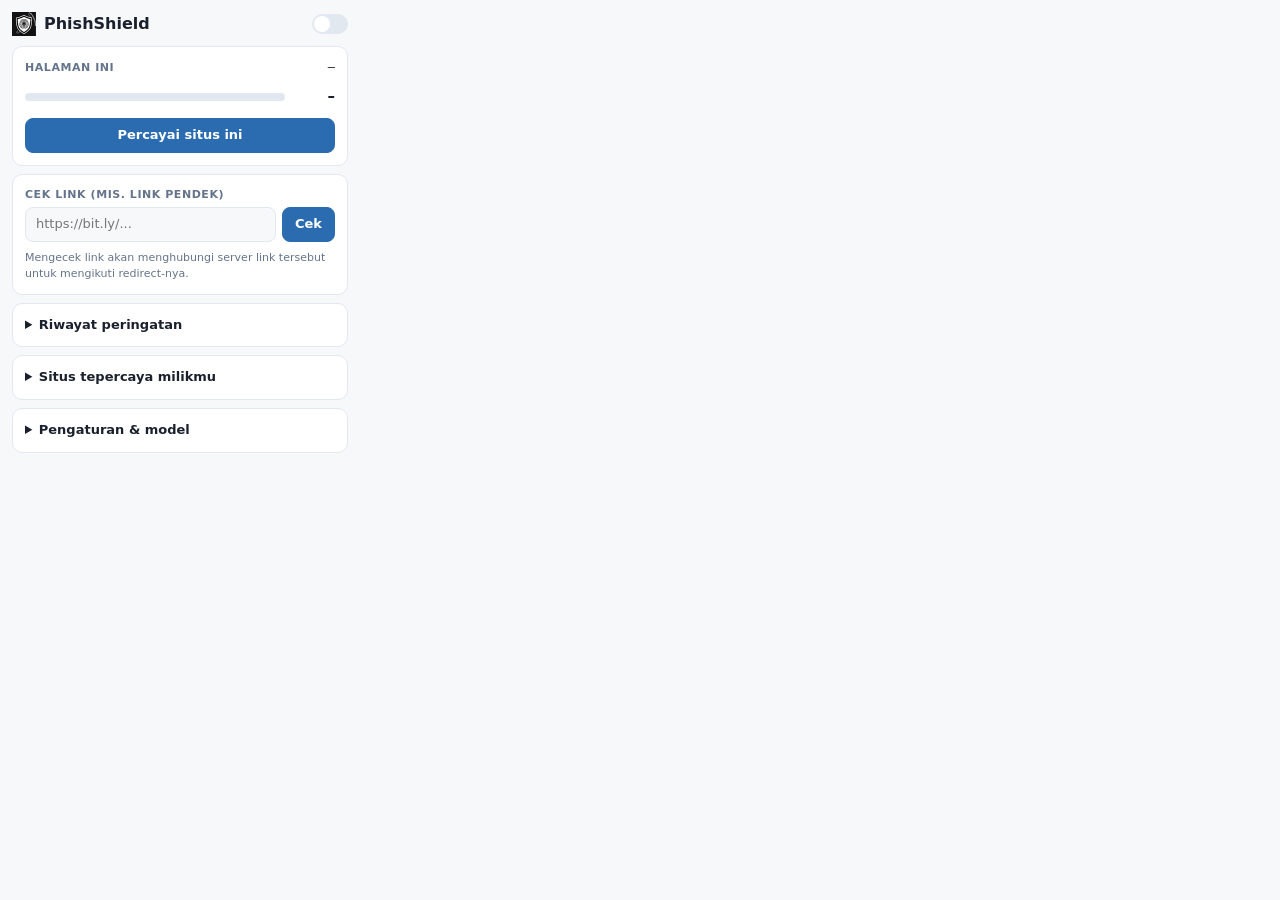
<file: extension/ui/popup.html>
<!doctype html>
<html lang="id">
<head>
  <meta charset="utf-8">
  <title>PhishShield</title>
  <link rel="stylesheet" href="popup.css">
</head>
<body>
  <header class="top">
    <img src="../icons/icon-48.png" alt="" width="24" height="24">
    <h1>PhishShield</h1>
    <label class="switch" title="Aktifkan / matikan perlindungan">
      <input type="checkbox" id="toggle-enabled" aria-label="Perlindungan aktif">
      <span class="slider"></span>
    </label>
  </header>

  <section class="card warn-card" id="perm-card" hidden>
    <strong>PhishShield belum punya izin membaca situs.</strong>
    <p class="hint">Tanpa izin ini, halaman web tidak bisa dipantau. Biasanya terjadi di Firefox kalau akses situs dimatikan di pengaturan add-on.</p>
    <button id="btn-grant" class="btn btn-block" type="button">Beri izin akses situs</button>
  </section>

  <section class="card" id="current">
    <div class="row-between">
      <span class="label">Halaman ini</span>
      <code id="current-host">–</code>
    </div>
    <div class="score-row">
      <div class="meter"><div class="meter-fill" id="score-fill"></div></div>
      <span id="score-text" class="score-text">–</span>
    </div>
    <p id="level-text" class="level"></p>
    <ul id="reason-list" class="reasons"></ul>
    <button id="btn-trust" class="btn btn-block" type="button" hidden>Percayai situs ini</button>
  </section>

  <section class="card">
    <span class="label">Cek link (mis. link pendek)</span>
    <form id="check-form" class="check-form">
      <input id="check-input" type="url" placeholder="https://bit.ly/..." required>
      <button class="btn" type="submit">Cek</button>
    </form>
    <div id="check-result" class="check-result" hidden></div>
    <p class="hint">Mengecek link akan menghubungi server link tersebut untuk mengikuti redirect-nya.</p>
  </section>

  <details class="card">
    <summary>Riwayat peringatan <span id="log-count" class="pill"></span></summary>
    <ul id="log-list" class="log"></ul>
    <button id="btn-clear-log" class="btn btn-ghost btn-block" type="button">Hapus riwayat</button>
  </details>

  <details class="card">
    <summary>Situs tepercaya milikmu</summary>
    <ul id="trusted-list" class="trusted"></ul>
  </details>

  <details class="card">
    <summary>Pengaturan &amp; model</summary>
    <label class="check">
      <input type="checkbox" id="toggle-strict">
      <span>Mode ketat: pantau form di semua situs yang belum tepercaya, apa pun skornya</span>
    </label>
    <label class="check">
      <input type="checkbox" id="toggle-log-visits">
      <span>Mode uji: catat setiap situs yang dibuka beserta skor &amp; banner (disimpan lokal di browser)</span>
    </label>
    <div class="row-buttons">
      <button id="btn-export-visits" class="btn btn-ghost" type="button">Unduh CSV (<span id="visit-count">0</span>)</button>
      <button id="btn-clear-visits" class="btn btn-ghost" type="button">Hapus catatan</button>
    </div>
    <p id="model-info" class="hint"></p>
    <button id="btn-selftest" class="btn btn-ghost btn-block" type="button">Uji kecocokan model (Python vs ekstensi)</button>
  </details>

  <script src="../lib/compat.js"></script>
  <script src="../config.js"></script>
  <script src="../lib/suffix-list.js"></script>
  <script src="../lib/domain.js"></script>
  <script src="../lib/storage.js"></script>
  <script src="popup.js"></script>
</body>
</html>
</file>
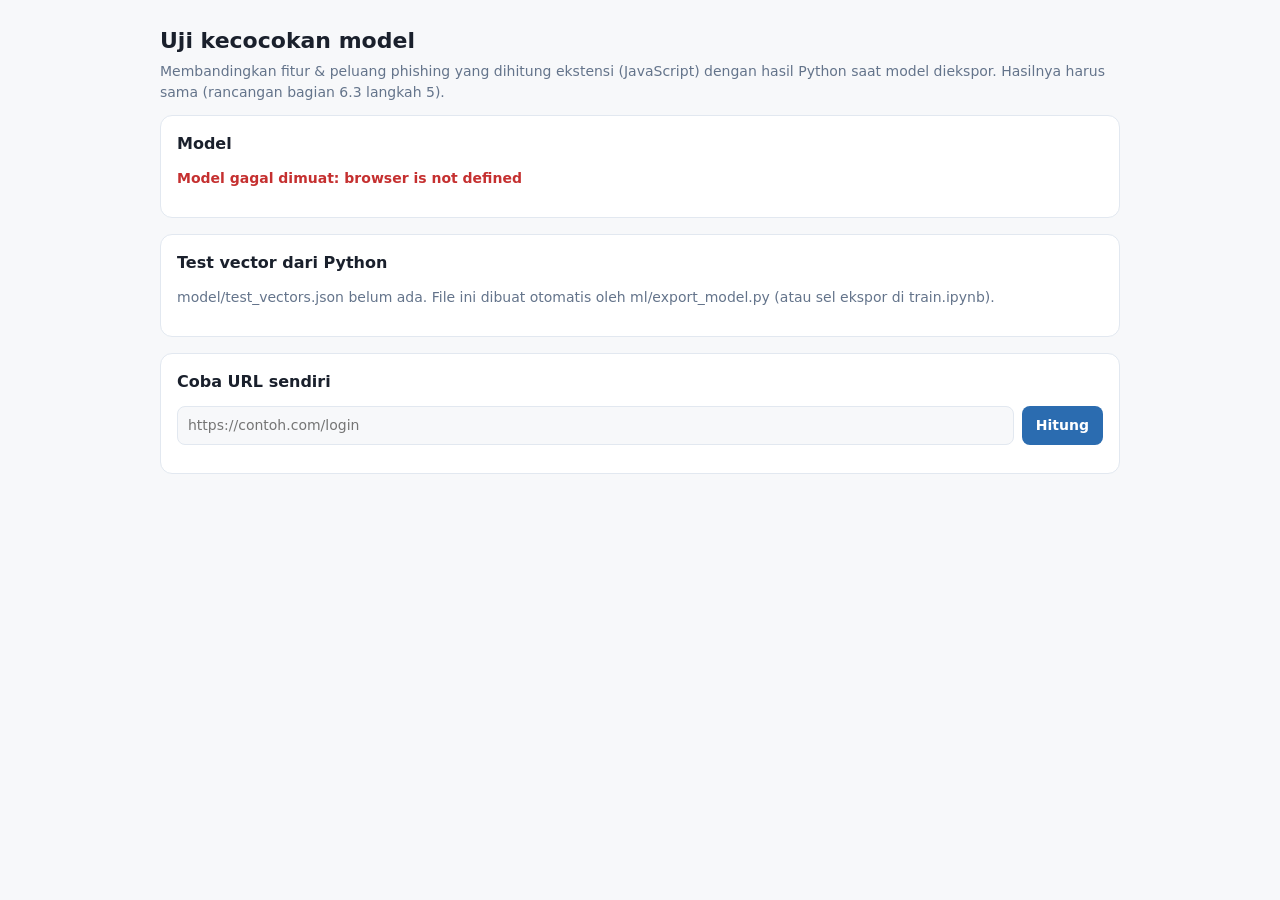
<file: extension/ui/selftest.html>
<!doctype html>
<html lang="id">
<head>
  <meta charset="utf-8">
  <meta name="viewport" content="width=device-width, initial-scale=1">
  <title>Uji Kecocokan Model</title>
  <style>
    :root {
      --bg: #f7f8fa; --card: #fff; --border: #e2e8f0; --text: #1a202c; --muted: #64748b;
      --ok: #2f855a; --bad: #c53030; --accent: #2b6cb0;
      color-scheme: light;
    }
    @media (prefers-color-scheme: dark) {
      :root {
        --bg: #11151f; --card: #1a1f2e; --border: #2d3548; --text: #e2e8f0; --muted: #a0aec0;
        --ok: #68d391; --bad: #fc8181; --accent: #90cdf4;
        color-scheme: dark;
      }
    }
    * { box-sizing: border-box; }
    body { margin: 0; padding: 24px 16px; background: var(--bg); color: var(--text); font: 14px/1.5 system-ui, -apple-system, 'Segoe UI', Roboto, sans-serif; }
    main { max-width: 960px; margin: 0 auto; }
    h1 { margin: 0 0 4px; font-size: 22px; }
    h2 { margin: 0 0 12px; font-size: 16px; }
    p { margin: 0 0 12px; }
    .muted { color: var(--muted); }
    .card { margin-bottom: 16px; padding: 16px; background: var(--card); border: 1px solid var(--border); border-radius: 12px; }
    .ok { color: var(--ok); font-weight: 600; }
    .bad { color: var(--bad); font-weight: 600; }
    .table-wrap { overflow-x: auto; }
    table { width: 100%; border-collapse: collapse; font-size: 13px; }
    th, td { padding: 6px 8px; border-bottom: 1px solid var(--border); text-align: left; vertical-align: top; }
    th { color: var(--muted); font-weight: 600; }
    td.num { font-variant-numeric: tabular-nums; text-align: right; }
    code { font-family: ui-monospace, 'SFMono-Regular', Consolas, monospace; font-size: 12px; word-break: break-all; }
    form { display: flex; gap: 8px; margin-bottom: 12px; }
    input { flex: 1; min-width: 0; padding: 8px 10px; border: 1px solid var(--border); border-radius: 8px; background: var(--bg); color: var(--text); font: inherit; }
    button { padding: 8px 14px; border: 0; border-radius: 8px; background: var(--accent); color: var(--card); font: inherit; font-weight: 600; cursor: pointer; }
  </style>
</head>
<body>
  <main>
    <h1>Uji kecocokan model</h1>
    <p class="muted">Membandingkan fitur &amp; peluang phishing yang dihitung ekstensi (JavaScript) dengan hasil Python saat model diekspor. Hasilnya harus sama (rancangan bagian 6.3 langkah 5).</p>

    <section class="card">
      <h2>Model</h2>
      <div id="model-summary">Memuat…</div>
    </section>

    <section class="card">
      <h2>Test vector dari Python</h2>
      <div id="vector-summary">Memuat…</div>
      <div class="table-wrap" id="vector-table"></div>
    </section>

    <section class="card">
      <h2>Coba URL sendiri</h2>
      <form id="try-form">
        <input id="try-input" type="text" placeholder="https://contoh.com/login" required>
        <button type="submit">Hitung</button>
      </form>
      <div class="table-wrap" id="try-result"></div>
    </section>
  </main>

  <script src="../lib/compat.js"></script>
  <script src="../lib/suffix-list.js"></script>
  <script src="../lib/domain.js"></script>
  <script src="../features.js"></script>
  <script src="../model/ml-engine.js"></script>
  <script src="selftest.js"></script>
</body>
</html>
</file>
<file: extension/ui/popup.css>
:root {
  --bg: #f7f8fa;
  --card: #ffffff;
  --border: #e2e8f0;
  --text: #1a202c;
  --muted: #64748b;
  --accent: #2b6cb0;
  --safe: #2f855a;
  --warn: #b7791f;
  --danger: #c53030;
  --track: #e2e8f0;
  color-scheme: light;
}

@media (prefers-color-scheme: dark) {
  :root {
    --bg: #11151f;
    --card: #1a1f2e;
    --border: #2d3548;
    --text: #e2e8f0;
    --muted: #a0aec0;
    --accent: #90cdf4;
    --safe: #68d391;
    --warn: #f6ad55;
    --danger: #fc8181;
    --track: #2d3548;
    color-scheme: dark;
  }
}

* {
  box-sizing: border-box;
}

body {
  width: 360px;
  margin: 0;
  padding: 12px;
  background: var(--bg);
  color: var(--text);
  font: 13px/1.45 system-ui, -apple-system, 'Segoe UI', Roboto, sans-serif;
}

code {
  font-family: ui-monospace, 'SFMono-Regular', Consolas, monospace;
  font-size: 12px;
  word-break: break-all;
}

ul {
  margin: 0;
  padding: 0;
  list-style: none;
}

.top {
  display: flex;
  align-items: center;
  gap: 8px;
  margin-bottom: 10px;
}

.top h1 {
  flex: 1;
  margin: 0;
  font-size: 16px;
}

.card {
  margin-bottom: 8px;
  padding: 12px;
  background: var(--card);
  border: 1px solid var(--border);
  border-radius: 10px;
}

.warn-card {
  border-color: var(--warn);
}

summary {
  cursor: pointer;
  font-weight: 600;
}

details[open] summary {
  margin-bottom: 8px;
}

.label {
  display: block;
  margin-bottom: 4px;
  color: var(--muted);
  font-size: 11px;
  font-weight: 600;
  letter-spacing: 0.05em;
  text-transform: uppercase;
}

.row-between {
  display: flex;
  align-items: baseline;
  justify-content: space-between;
  gap: 8px;
}

.row-between .label {
  margin: 0;
}

.score-row {
  display: flex;
  align-items: center;
  gap: 10px;
  margin: 10px 0 4px;
}

.meter {
  flex: 1;
  height: 8px;
  overflow: hidden;
  background: var(--track);
  border-radius: 99px;
}

.meter-fill {
  width: 0;
  height: 100%;
  background: var(--muted);
  border-radius: 99px;
  transition: width 0.3s ease;
}

.meter-fill.safe { background: var(--safe); }
.meter-fill.warn { background: var(--warn); }
.meter-fill.danger { background: var(--danger); }

.score-text {
  min-width: 40px;
  font-size: 15px;
  font-weight: 700;
  font-variant-numeric: tabular-nums;
  text-align: right;
}

.level {
  margin: 0 0 6px;
  font-weight: 600;
}

.reasons li {
  position: relative;
  margin-top: 3px;
  padding-left: 12px;
  color: var(--muted);
}

.reasons li::before {
  content: '•';
  position: absolute;
  left: 0;
}

.btn {
  padding: 7px 12px;
  border: 1px solid var(--accent);
  border-radius: 8px;
  background: var(--accent);
  color: var(--card);
  font: inherit;
  font-weight: 600;
  cursor: pointer;
}

.btn:hover {
  filter: brightness(1.1);
}

.btn-ghost {
  border-color: var(--border);
  background: none;
  color: var(--text);
}

.btn-block {
  display: block;
  width: 100%;
  margin-top: 10px;
}

.check-form {
  display: flex;
  gap: 6px;
}

.check-form input {
  flex: 1;
  min-width: 0;
  padding: 7px 10px;
  border: 1px solid var(--border);
  border-radius: 8px;
  background: var(--bg);
  color: var(--text);
  font: inherit;
}

.check-result {
  margin-top: 10px;
  padding: 10px;
  background: var(--bg);
  border-radius: 8px;
}

.check-result .chain {
  margin-bottom: 6px;
  color: var(--muted);
  font-size: 12px;
}

.hint {
  margin: 8px 0 0;
  color: var(--muted);
  font-size: 11px;
}

.pill {
  display: inline-block;
  min-width: 18px;
  padding: 0 6px;
  border-radius: 99px;
  background: var(--track);
  font-size: 11px;
  text-align: center;
}

.log li,
.trusted li {
  padding: 6px 0;
  border-bottom: 1px solid var(--border);
}

.log li:last-child,
.trusted li:last-child {
  border-bottom: 0;
}

.log .meta {
  color: var(--muted);
  font-size: 11px;
}

.trusted li {
  display: flex;
  align-items: center;
  justify-content: space-between;
}

.trusted button {
  border: 0;
  background: none;
  color: var(--danger);
  font-size: 16px;
  cursor: pointer;
}

.empty {
  color: var(--muted);
  font-style: italic;
}

.check {
  display: flex;
  gap: 8px;
  align-items: flex-start;
  cursor: pointer;
}

.check + .check {
  margin-top: 8px;
}

.row-buttons {
  display: flex;
  gap: 6px;
  margin-top: 8px;
}

.row-buttons .btn {
  flex: 1;
}

.check input {
  margin-top: 3px;
}

/* Toggle on/off */
.switch {
  position: relative;
  width: 36px;
  height: 20px;
}

.switch input {
  position: absolute;
  opacity: 0;
}

.slider {
  position: absolute;
  inset: 0;
  background: var(--track);
  border-radius: 99px;
  cursor: pointer;
  transition: background 0.2s;
}

.slider::before {
  content: '';
  position: absolute;
  top: 2px;
  left: 2px;
  width: 16px;
  height: 16px;
  background: #fff;
  border-radius: 50%;
  transition: transform 0.2s;
}

.switch input:checked + .slider {
  background: var(--safe);
}

.switch input:checked + .slider::before {
  transform: translateX(16px);
}

.switch input:focus-visible + .slider {
  outline: 2px solid var(--accent);
  outline-offset: 2px;
}
</file>
